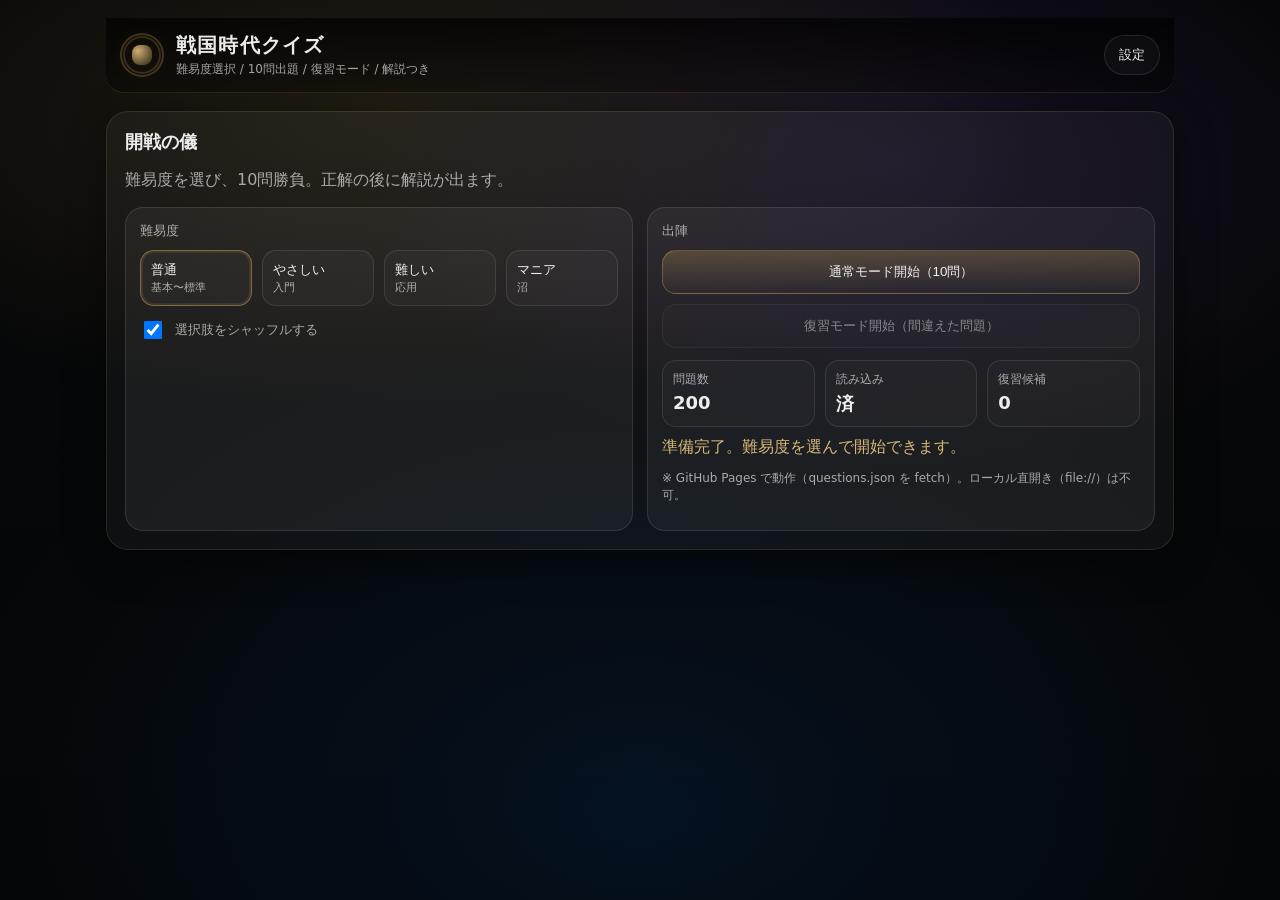
<file: index.html>
<!doctype html>
<html lang="ja">
<head>
  <meta charset="UTF-8" />
  <meta name="viewport" content="width=device-width, initial-scale=1.0" />
  <title>戦国時代クイズ</title>
  <link rel="stylesheet" href="style.css" />
</head>
<body>
  <main class="app">
    <!-- Topbar -->
    <header class="topbar">
      <div class="topbar-inner">
        <div class="brand">
          <div class="crest" aria-hidden="true">
            <span class="crest-ring"></span>
            <span class="crest-emblem"></span>
          </div>
          <div class="brand-text">
            <h1>戦国時代クイズ</h1>
            <p class="subline">
              難易度選択 / <span id="perRunLabel">10</span>問出題 / 復習モード / 解説つき
            </p>
          </div>
        </div>

        <button id="openSettings" class="icon-btn" type="button" aria-label="設定を開く">
          設定
        </button>
      </div>
    </header>

    <!-- Home -->
    <section id="home" class="panel">
      <div class="panel-head">
        <h2>開戦の儀</h2>
        <p class="muted">難易度を選び、<span id="perRunLabel2">10</span>問勝負。正解の後に解説が出ます。</p>
      </div>

      <div class="grid2">
        <div class="card">
          <div class="card-title">難易度</div>
          <div class="diff-row">
            <button class="diff-btn is-active" type="button" data-diff="normal">普通<br><small>基本〜標準</small></button>
            <button class="diff-btn" type="button" data-diff="easy">やさしい<br><small>入門</small></button>
            <button class="diff-btn" type="button" data-diff="hard">難しい<br><small>応用</small></button>
            <button class="diff-btn" type="button" data-diff="mania">マニア<br><small>沼</small></button>
          </div>

          <label class="check">
            <input id="shuffleChoices" type="checkbox" checked />
            選択肢をシャッフルする
          </label>
        </div>

        <div class="card">
          <div class="card-title">出陣</div>

          <div class="btn-stack">
            <button id="startBtn" class="btn primary" type="button">通常モード開始（<span id="perRunLabel3">10</span>問）</button>
            <button id="reviewBtn" class="btn" type="button" disabled>復習モード開始（間違えた問題）</button>
          </div>

          <div class="home-stats">
            <div class="stat">
              <div class="k">問題数</div>
              <div class="v" id="totalCount">-</div>
            </div>
            <div class="stat">
              <div class="k">読み込み</div>
              <div class="v" id="loadState">未</div>
            </div>
            <div class="stat">
              <div class="k">復習候補</div>
              <div class="v" id="wrongPool">0</div>
            </div>
          </div>

          <p id="homeMsg" class="msg"></p>
          <p class="tiny muted">※ GitHub Pages で動作（questions.json を fetch）。ローカル直開き（file://）は不可。</p>
        </div>
      </div>
    </section>

    <!-- Quiz -->
    <section id="quiz" class="panel hidden" aria-live="polite">
      <div class="quiz-top">
        <div class="badges">
          <span id="modeBadge" class="badge">通常</span>
          <span id="diffBadge" class="badge">普通</span>
        </div>

        <div class="progress">
          <div id="progressText" class="progress-text">1 / 10</div>
          <div class="bar">
            <div id="barFill" class="bar-fill" style="width: 10%"></div>
          </div>
        </div>
      </div>

      <div class="qcard">
        <div class="qhead">
          <div id="qNo" class="qno">Q1</div>
          <div id="questionText" class="qtext">…</div>
        </div>

        <div id="tagRow" class="tag-row"></div>
      </div>

      <div id="choices" class="choices"></div>

      <div id="feedback" class="feedback"></div>

      <div class="quiz-actions">
        <button id="quitBtn" class="btn" type="button">中断</button>
        <button id="nextBtn" class="btn primary hidden" type="button">次へ</button>
      </div>
    </section>

    <!-- Result -->
    <section id="result" class="panel hidden">
      <div class="panel-head">
        <h2>戦果</h2>
        <p class="muted">結果と復習候補。</p>
      </div>

      <div class="result-grid">
        <div class="card">
          <div class="card-title">スコア</div>
          <div class="big">
            <span id="scoreNum">0</span> / <span id="scoreDen">10</span>
          </div>
          <div class="muted">正答率：<span id="rateNum">0</span>%</div>
          <div class="muted">今回の不正解：<span id="wrongNum">0</span></div>

          <div class="btn-stack">
            <button id="backHomeBtn" class="btn primary" type="button">ホームへ戻る</button>
            <button id="reviewFromResultBtn" class="btn" type="button" disabled>復習を続ける</button>
          </div>
        </div>

        <div class="card">
          <div class="card-title">復習候補（最大12件表示）</div>
          <div id="wrongList" class="wrong-list"></div>
        </div>
      </div>
    </section>

    <!-- Settings Modal -->
    <div id="settingsModal" class="modal hidden">
      <div class="modal-backdrop" data-close="1"></div>
      <div class="modal-panel" role="dialog" aria-modal="true" aria-label="設定">
        <div class="modal-head">
          <h3>設定</h3>
          <button class="icon-btn" type="button" data-close="1">閉じる</button>
        </div>

        <div class="modal-body">
          <label class="check">
            <input id="showExplanation" type="checkbox" checked />
            解説を表示する
          </label>

          <label class="check">
            <input id="showTags" type="checkbox" checked />
            タグを表示する
          </label>

          <button id="clearProgress" class="btn danger" type="button">復習データをクリア</button>
        </div>
      </div>
    </div>

  </main>

  <script src="app.js" defer></script>
</body>
</html>
</file>
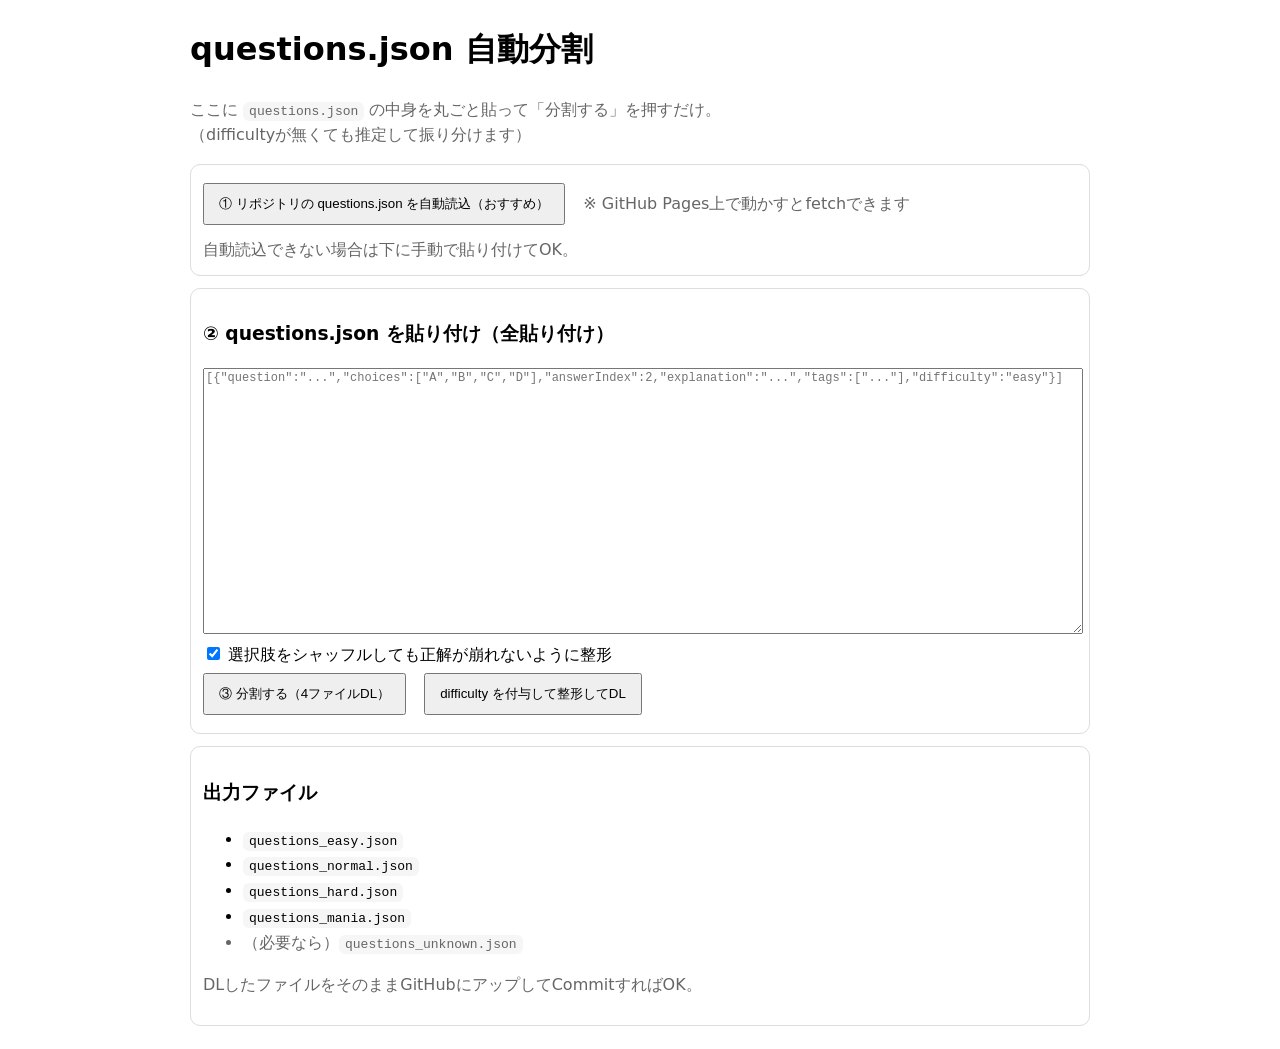
<file: split.html>
<!doctype html>
<html lang="ja">
<head>
  <meta charset="utf-8" />
  <meta name="viewport" content="width=device-width,initial-scale=1" />
  <title>questions.json 分割ツール</title>
  <style>
    body{font-family:system-ui,-apple-system,"Segoe UI",Roboto,"Noto Sans JP",sans-serif;max-width:900px;margin:24px auto;padding:0 16px;line-height:1.6}
    textarea{width:100%;height:260px;font-family:ui-monospace,SFMono-Regular,Menlo,Consolas,monospace;font-size:12px}
    button{padding:10px 14px;margin:6px 6px 6px 0;cursor:pointer}
    .row{display:flex;gap:12px;flex-wrap:wrap;align-items:center}
    .card{border:1px solid #ddd;border-radius:10px;padding:12px;margin-top:12px}
    .muted{color:#666}
    .ok{color:#0a7}
    .ng{color:#c22}
    code{background:#f6f6f6;padding:2px 6px;border-radius:6px}
  </style>
</head>
<body>
  <h1>questions.json 自動分割</h1>
  <p class="muted">
    ここに <code>questions.json</code> の中身を丸ごと貼って「分割する」を押すだけ。
    <br>（difficultyが無くても推定して振り分けます）
  </p>

  <div class="card">
    <div class="row">
      <button id="loadFetch">① リポジトリの questions.json を自動読込（おすすめ）</button>
      <span class="muted">※ GitHub Pages上で動かすとfetchできます</span>
    </div>
    <p class="muted" style="margin:6px 0 0">
      自動読込できない場合は下に手動で貼り付けてOK。
    </p>
  </div>

  <div class="card">
    <h3>② questions.json を貼り付け（全貼り付け）</h3>
    <textarea id="input" placeholder='[{"question":"...","choices":["A","B","C","D"],"answerIndex":2,"explanation":"...","tags":["..."],"difficulty":"easy"}]'></textarea>

    <div class="row">
      <label><input type="checkbox" id="shuffleChoices" checked> 選択肢をシャッフルしても正解が崩れないように整形</label>
    </div>

    <div class="row">
      <button id="splitBtn">③ 分割する（4ファイルDL）</button>
      <button id="addDifficultyBtn">difficulty を付与して整形してDL</button>
      <span id="status" class="muted"></span>
    </div>
  </div>

  <div class="card">
    <h3>出力ファイル</h3>
    <ul>
      <li><code>questions_easy.json</code></li>
      <li><code>questions_normal.json</code></li>
      <li><code>questions_hard.json</code></li>
      <li><code>questions_mania.json</code></li>
      <li class="muted">（必要なら）<code>questions_unknown.json</code></li>
    </ul>
    <p class="muted">DLしたファイルをそのままGitHubにアップしてCommitすればOK。</p>
  </div>

<script>
  const $ = (id) => document.getElementById(id);

  function download(filename, obj){
    const blob = new Blob([JSON.stringify(obj, null, 2)], {type:"application/json"});
    const a = document.createElement("a");
    a.href = URL.createObjectURL(blob);
    a.download = filename;
    a.click();
    setTimeout(()=>URL.revokeObjectURL(a.href), 2000);
  }

  function hasAny(arr, words){
    return Array.isArray(arr) && arr.some(t => words.some(w => String(t).includes(w)));
  }

  function isLong(s){ return String(s||"").length >= 28; }

  function guessDifficulty(q){
    const tags = q.tags || [];
    const era = String(q.era || "");
    const text = String(q.question || "");

    if (String(q.difficulty||"").trim()) return String(q.difficulty).toLowerCase().trim();

    if (hasAny(tags, ["入門","基礎","基本","初級","やさしい"])) return "easy";
    if (hasAny(tags, ["マニア","沼","上級","発展"])) return "mania";
    if (hasAny(tags, ["応用","難問","難しい"])) return "hard";

    const hardEra = ["戦国後期","安土桃山","織豊","近世初頭"];
    const hardWords = ["朱印状","惣無事令","刀狩","検地","勘合","奉行","直轄","関所","蔵入地","幕藩","惣村","楽市楽座","寺社領","公武"];

    if (hardEra.some(e => era.includes(e)) && (isLong(text) || hardWords.some(w => text.includes(w))))
      return "hard";

    return "normal";
  }

  // どの難易度でも「正解がA固定」になりにくいように choices をシャッフルし、answerIndexも追従させる
  function shuffleChoicesPreserveAnswer(q){
    if (!Array.isArray(q.choices) || typeof q.answerIndex !== "number") return q;

    const original = q.choices.map((text, idx)=>({text, idx}));
    // Fisher–Yates
    for (let i = original.length - 1; i > 0; i--) {
      const j = Math.floor(Math.random() * (i + 1));
      [original[i], original[j]] = [original[j], original[i]];
    }

    const newChoices = original.map(x=>x.text);
    const newAnswerIndex = original.findIndex(x=>x.idx === q.answerIndex);

    return {...q, choices:newChoices, answerIndex:newAnswerIndex};
  }

  function parseInput(){
    const txt = $("input").value.trim();
    if (!txt) throw new Error("入力が空です。questions.jsonの中身を貼ってください。");
    const data = JSON.parse(txt);
    if (!Array.isArray(data)) throw new Error("questions.json は配列形式である必要があります（例: [ {...}, {...} ]）。");
    return data;
  }

  $("loadFetch").onclick = async () => {
    $("status").textContent = "読込中...";
    try{
      const res = await fetch("./questions.json", {cache:"no-store"});
      if(!res.ok) throw new Error("fetch失敗: " + res.status);
      const json = await res.json();
      $("input").value = JSON.stringify(json, null, 2);
      $("status").textContent = "OK: questions.json を読込みました";
      $("status").className = "ok";
    }catch(e){
      $("status").textContent = "自動読込できませんでした。手動貼り付けでOK。(" + e.message + ")";
      $("status").className = "ng";
    }
  };

  $("addDifficultyBtn").onclick = () => {
    try{
      $("status").textContent = "整形中...";
      $("status").className = "muted";
      const data = parseInput();
      const fixed = data.map(q => ({...q, difficulty: guessDifficulty(q)}));
      download("questions_with_difficulty.json", fixed);
      $("status").textContent = "OK: questions_with_difficulty.json をDLしました";
      $("status").className = "ok";
    }catch(e){
      $("status").textContent = "NG: " + e.message;
      $("status").className = "ng";
    }
  };

  $("splitBtn").onclick = () => {
    try{
      $("status").textContent = "分割中...";
      $("status").className = "muted";
      const data = parseInput();
      const doShuffle = $("shuffleChoices").checked;

      const buckets = {easy:[], normal:[], hard:[], mania:[], unknown:[]};

      for (let q of data){
        const d = guessDifficulty(q);
        let qq = {...q, difficulty:d};
        if (doShuffle) qq = shuffleChoicesPreserveAnswer(qq);
        if (buckets[d]) buckets[d].push(qq);
        else buckets.unknown.push(qq);
      }

      download("questions_easy.json", buckets.easy);
      download("questions_normal.json", buckets.normal);
      download("questions_hard.json", buckets.hard);
      download("questions_mania.json", buckets.mania);
      if (buckets.unknown.length) download("questions_unknown.json", buckets.unknown);

      $("status").textContent =
        `OK: easy=${buckets.easy.length}, normal=${buckets.normal.length}, hard=${buckets.hard.length}, mania=${buckets.mania.length}` +
        (buckets.unknown.length ? `, unknown=${buckets.unknown.length}` : "");
      $("status").className = "ok";
    }catch(e){
      $("status").textContent = "NG: " + e.message;
      $("status").className = "ng";
    }
  };
</script>
</body>
</html>
</file>
<file: style.css>
:root{
  --bg: #050607;
  --panel: rgba(255,255,255,0.04);
  --card: rgba(255,255,255,0.05);
  --stroke: rgba(255,255,255,0.10);
  --stroke2: rgba(255,255,255,0.14);
  --text: rgba(255,255,255,0.92);
  --muted: rgba(255,255,255,0.62);
  --gold: #c8a45a;
  --gold2: #e3c07b;
  --ok: #7fd6a6;
  --ng: #ff7b7b;

  --r: 18px;
  --shadow: 0 12px 40px rgba(0,0,0,0.45);
}

*{ box-sizing:border-box; }
html,body{ height:100%; }
body{
  margin:0;
  color:var(--text);
  font-family: ui-sans-serif, system-ui, -apple-system, "Hiragino Kaku Gothic ProN", "Noto Sans JP", "Segoe UI", Roboto, Arial;
  background:
    radial-gradient(1100px 500px at 30% 12%, rgba(200,164,90,0.14), transparent 60%),
    radial-gradient(900px 520px at 70% 18%, rgba(153,100,255,0.12), transparent 60%),
    radial-gradient(1200px 800px at 50% 90%, rgba(0,128,255,0.10), transparent 60%),
    linear-gradient(180deg, #040506, #060708 45%, #040506);
}

.app{ max-width: 1100px; margin: 0 auto; padding: 18px 16px 80px; }

.topbar{
  position: sticky;
  top: 0;
  z-index: 10;
  backdrop-filter: blur(10px);
  background: linear-gradient(180deg, rgba(0,0,0,0.65), rgba(0,0,0,0.25));
  border-bottom: 1px solid rgba(200,164,90,0.18);
  border-radius: 0 0 18px 18px;
}
.topbar-inner{
  display:flex; align-items:center; justify-content:space-between;
  padding: 14px 14px;
  gap: 12px;
}

.brand{ display:flex; align-items:center; gap: 12px; }
.brand-text h1{ margin:0; font-size: 20px; letter-spacing: 0.06em; }
.subline{ margin:2px 0 0; color: var(--muted); font-size: 12px; }

.crest{
  width: 44px; height: 44px; position: relative;
  border-radius: 50%;
  box-shadow: inset 0 0 0 2px rgba(200,164,90,0.28);
}
.crest-ring{
  position:absolute; inset: 3px;
  border-radius: 50%;
  box-shadow: inset 0 0 0 2px rgba(200,164,90,0.22);
}
.crest-emblem{
  position:absolute; inset: 12px;
  border-radius: 8px;
  background: radial-gradient(circle at 30% 30%, rgba(227,192,123,0.9), rgba(200,164,90,0.15));
  box-shadow: 0 0 24px rgba(200,164,90,0.16);
}

.icon-btn{
  border: 1px solid var(--stroke);
  background: rgba(255,255,255,0.03);
  color: var(--text);
  padding: 10px 14px;
  border-radius: 999px;
  cursor: pointer;
}
.icon-btn:hover{ border-color: var(--stroke2); }

.panel{
  margin-top: 18px;
  background: var(--panel);
  border: 1px solid rgba(200,164,90,0.16);
  border-radius: 22px;
  box-shadow: var(--shadow);
  padding: 18px;
}

.panel-head h2{ margin: 0 0 6px; font-size: 18px; }
.muted{ color: var(--muted); }
.tiny{ font-size: 12px; }
.msg{ margin: 10px 0 0; color: rgba(227,192,123,0.95); }

.grid2{
  display:grid;
  grid-template-columns: 1fr 1fr;
  gap: 14px;
  margin-top: 12px;
}
@media (max-width: 900px){
  .grid2{ grid-template-columns: 1fr; }
}

.card{
  background: var(--card);
  border: 1px solid var(--stroke);
  border-radius: var(--r);
  padding: 14px;
}
.card-title{
  font-size: 13px;
  color: var(--muted);
  margin-bottom: 10px;
}

.diff-row{
  display:grid;
  grid-template-columns: repeat(4, 1fr);
  gap: 10px;
}
@media (max-width: 900px){
  .diff-row{ grid-template-columns: repeat(2, 1fr); }
}
.diff-btn{
  border-radius: 14px;
  border: 1px solid var(--stroke);
  background: rgba(255,255,255,0.03);
  color: var(--text);
  padding: 10px 10px;
  cursor:pointer;
  text-align:left;
}
.diff-btn small{ color: var(--muted); }
.diff-btn.is-active{
  border-color: rgba(200,164,90,0.55);
  box-shadow: 0 0 0 2px rgba(200,164,90,0.12) inset;
}

.check{
  display:flex;
  gap: 10px;
  align-items:center;
  margin-top: 12px;
  color: var(--muted);
  font-size: 13px;
}
.check input{ width: 18px; height: 18px; }

.btn-stack{ display:flex; flex-direction:column; gap: 10px; margin-top: 10px; }

.btn{
  border-radius: 14px;
  border: 1px solid var(--stroke);
  background: rgba(255,255,255,0.03);
  color: var(--text);
  padding: 12px 12px;
  cursor:pointer;
}
.btn:hover{ border-color: var(--stroke2); }
.btn:disabled{ opacity: 0.5; cursor:not-allowed; }
.btn.primary{
  border-color: rgba(200,164,90,0.35);
  background: linear-gradient(180deg, rgba(200,164,90,0.28), rgba(255,255,255,0.02));
}
.btn.danger{
  border-color: rgba(255,80,80,0.35);
  background: rgba(255,80,80,0.08);
}

.home-stats{
  margin-top: 12px;
  display:grid;
  grid-template-columns: repeat(3, 1fr);
  gap: 10px;
}
.stat{
  border: 1px solid var(--stroke);
  border-radius: 14px;
  padding: 10px;
  background: rgba(255,255,255,0.02);
}
.stat .k{ font-size: 12px; color: var(--muted); }
.stat .v{ font-size: 18px; font-weight: 700; margin-top: 4px; }

.hidden{ display:none !important; }

.quiz-top{
  display:flex; align-items:flex-start; justify-content:space-between;
  gap: 12px;
  margin-bottom: 12px;
}
.badges{ display:flex; gap: 8px; }
.badge{
  border: 1px solid rgba(200,164,90,0.22);
  background: rgba(255,255,255,0.02);
  padding: 6px 10px;
  border-radius: 999px;
  font-size: 12px;
  color: rgba(227,192,123,0.96);
}

.progress{ min-width: 240px; text-align:right; }
.progress-text{ font-size: 12px; color: var(--muted); }
.bar{
  height: 8px;
  border-radius: 999px;
  background: rgba(255,255,255,0.06);
  border: 1px solid rgba(255,255,255,0.10);
  overflow:hidden;
  margin-top: 6px;
}
.bar-fill{
  height: 100%;
  background: linear-gradient(90deg, rgba(227,192,123,0.85), rgba(255,110,110,0.60));
}

.qcard{
  border: 1px solid rgba(255,255,255,0.10);
  border-radius: 18px;
  padding: 14px;
  background: rgba(0,0,0,0.18);
  margin-bottom: 12px;
}
.qhead{ display:flex; gap: 12px; align-items:flex-start; }
.qno{
  min-width: 40px;
  height: 28px;
  display:flex; align-items:center; justify-content:center;
  border-radius: 999px;
  border: 1px solid rgba(255,110,110,0.25);
  color: rgba(255,170,170,0.95);
  background: rgba(255,110,110,0.06);
  font-weight: 700;
}
.qtext{ font-size: 18px; font-weight: 700; line-height: 1.5; }

.tag-row{ margin-top: 10px; display:flex; flex-wrap:wrap; gap: 8px; }
.tag{
  border: 1px solid rgba(255,255,255,0.12);
  background: rgba(255,255,255,0.03);
  color: var(--muted);
  padding: 6px 10px;
  border-radius: 999px;
  font-size: 12px;
}

.choices{
  display:grid;
  grid-template-columns: 1fr 1fr;
  gap: 10px;
}
@media (max-width: 900px){
  .choices{ grid-template-columns: 1fr; }
}
.choice{
  display:flex; align-items:center; gap: 12px;
  border-radius: 16px;
  border: 1px solid rgba(255,255,255,0.10);
  background: rgba(255,255,255,0.02);
  padding: 12px 12px;
  cursor:pointer;
  text-align:left;
  color: var(--text);
}
.choice:hover{ border-color: rgba(255,255,255,0.16); }
.choice:disabled{ cursor:not-allowed; opacity: 0.95; }
.choice .label{
  width: 30px; height: 26px;
  display:flex; align-items:center; justify-content:center;
  border-radius: 10px;
  border: 1px solid rgba(200,164,90,0.25);
  background: rgba(200,164,90,0.08);
  color: rgba(227,192,123,0.95);
  font-weight: 800;
}

.choice.correct{
  border-color: rgba(127,214,166,0.45);
  box-shadow: 0 0 0 2px rgba(127,214,166,0.10) inset;
}
.choice.wrong{
  border-color: rgba(255,123,123,0.45);
  box-shadow: 0 0 0 2px rgba(255,123,123,0.10) inset;
}

.feedback{
  margin-top: 12px;
  border: 1px solid rgba(255,255,255,0.10);
  background: rgba(0,0,0,0.18);
  border-radius: 18px;
  padding: 14px;
  min-height: 56px;
}
.judge{
  font-weight: 900;
  letter-spacing: 0.06em;
}
.judge.ok{ color: var(--ok); }
.judge.ng{ color: var(--ng); }
.meta2{ margin-top: 8px; color: var(--muted); }
.exp{
  margin-top: 10px;
  color: rgba(255,255,255,0.82);
  line-height: 1.65;
}

.quiz-actions{
  display:flex;
  justify-content:space-between;
  gap: 12px;
  margin-top: 12px;
}

.result-grid{
  display:grid;
  grid-template-columns: 1fr 1fr;
  gap: 14px;
  margin-top: 12px;
}
@media (max-width: 900px){
  .result-grid{ grid-template-columns: 1fr; }
}
.big{
  font-size: 34px;
  font-weight: 900;
  margin-bottom: 4px;
}

.wrong-list{
  display:flex;
  flex-direction:column;
  gap: 10px;
}
.wrong-item{
  border: 1px solid rgba(255,255,255,0.10);
  background: rgba(255,255,255,0.02);
  border-radius: 14px;
  padding: 10px;
}
.wq{ font-weight: 700; line-height: 1.5; }
.wmeta{ color: var(--muted); margin-top: 6px; font-size: 12px; }

.modal{
  position: fixed;
  inset: 0;
  display:flex;
  align-items:center;
  justify-content:center;
  z-index: 50;
}
.modal-backdrop{
  position:absolute;
  inset:0;
  background: rgba(0,0,0,0.62);
}
.modal-panel{
  position: relative;
  width: min(520px, calc(100% - 24px));
  border-radius: 18px;
  background: rgba(15,16,18,0.92);
  border: 1px solid rgba(255,255,255,0.12);
  box-shadow: var(--shadow);
  padding: 14px;
}
.modal-head{
  display:flex;
  justify-content:space-between;
  align-items:center;
}
.modal-head h3{ margin:0; }
.modal-body{ margin-top: 10px; display:flex; flex-direction:column; gap: 10px; }
</file>
